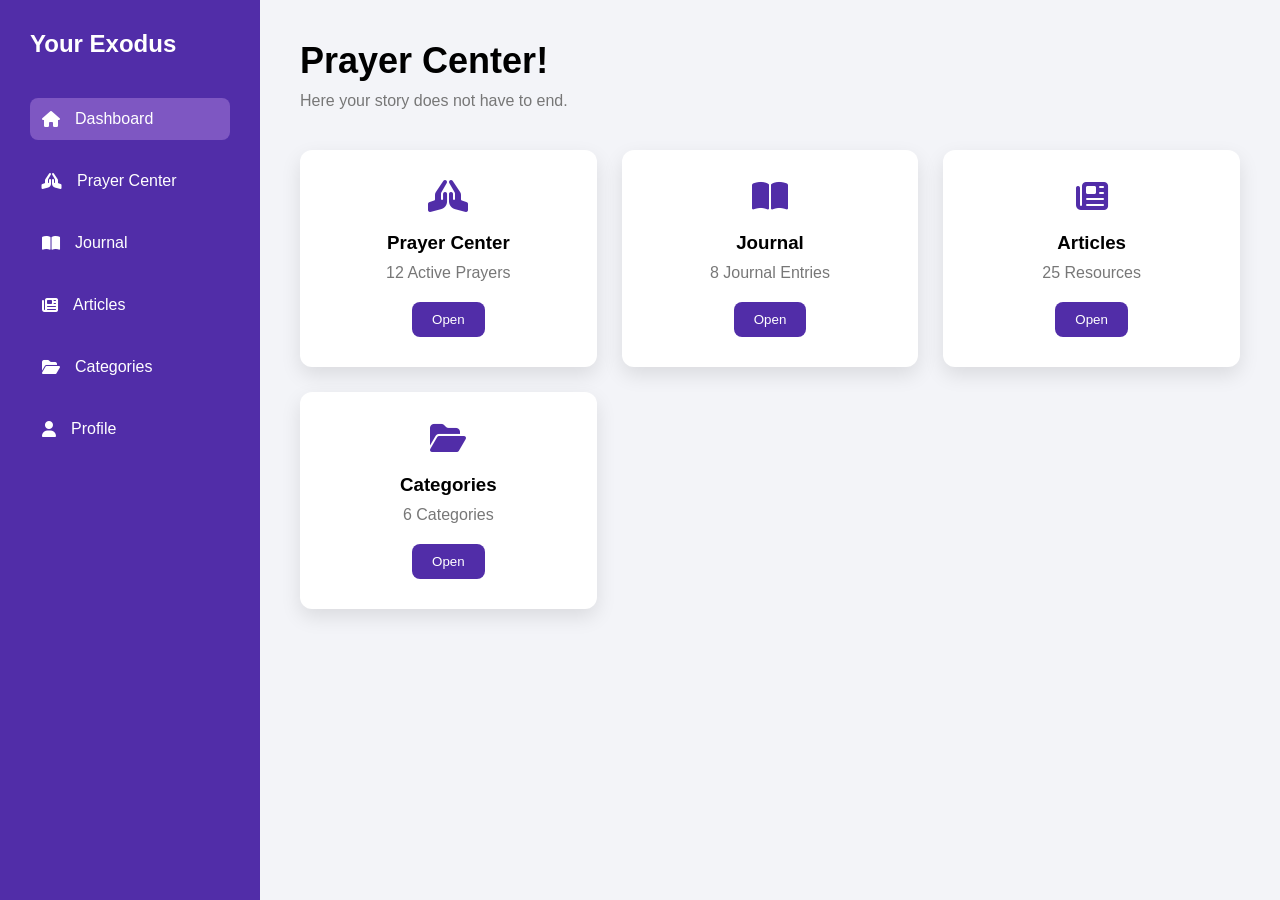
<file: prayers.html>
<!DOCTYPE html>
<html lang="en">
<head>
    <meta charset="UTF-8">
    <meta name="viewport" content="width=device-width, initial-scale=1.0">
    <title>Your Exodus Dashboard</title>

    <link rel="stylesheet" href="css/style.css">

    <!-- Font Awesome Icons -->
    <link rel="stylesheet"
    href="https://cdnjs.cloudflare.com/ajax/libs/font-awesome/6.6.0/css/all.min.css">
</head>

<body>

<div class="container">

    <!-- Sidebar -->

    <aside class="sidebar">

        <h2>Your Exodus</h2>

        <ul>

            <li class="active">
                <a href="#">
                    <i class="fas fa-house"></i>
                    Dashboard
                </a>
            </li>

            <li>
                <a href="#">
                    <i class="fas fa-hands-praying"></i>
                    Prayer Center
                </a>
            </li>

            <li>
                <a href="#">
                    <i class="fas fa-book-open"></i>
                    Journal
                </a>
            </li>

            <li>
                <a href="#">
                    <i class="fas fa-newspaper"></i>
                    Articles
                </a>
            </li>

            <li>
                <a href="#">
                    <i class="fas fa-folder-open"></i>
                    Categories
                </a>
            </li>

            <li>
                <a href="#">
                    <i class="fas fa-user"></i>
                    Profile
                </a>
            </li>

        </ul>

    </aside>

    <!-- Main Content -->

    <main class="main-content">

        <header>

            <h1>Prayer Center!</h1>

            <p>Here your story does not have to end.</p>

        </header>

        <!-- Cards -->

        <section class="cards">

            <div class="card">

                <i class="fas fa-hands-praying fa-2x"></i>

                <h3>Prayer Center</h3>

                <p>12 Active Prayers</p>

                <button>Open</button>

            </div>

            <div class="card">

                <i class="fas fa-book-open fa-2x"></i>

                <h3>Journal</h3>

                <p>8 Journal Entries</p>

                <button>Open</button>

            </div>

            <div class="card">

                <i class="fas fa-newspaper fa-2x"></i>

                <h3>Articles</h3>

                <p>25 Resources</p>

                <button>Open</button>

            </div>

            <div class="card">

                <i class="fas fa-folder-open fa-2x"></i>

                <h3>Categories</h3>

                <p>6 Categories</p>

                <button>Open</button>

            </div>

        </section>

    </main>

</div>

</body>
</html>
</file>
<file: css/style.css>
*{
    margin:0;
    padding:0;
    box-sizing:border-box;
    font-family:Arial, Helvetica, sans-serif;
}

body{
    background:#f3f4f8;
}

.container{
    display:flex;
    min-height:100vh;
}

/* Sidebar */

.sidebar{
    width:260px;
    background:#512DA8;
    color:white;
    padding:30px;
}

.sidebar h2{
    margin-bottom:40px;
}

.sidebar ul{
    list-style:none;
}

.sidebar li{
    margin:20px 0;
}

.sidebar a{
    color:white;
    text-decoration:none;
    display:flex;
    align-items:center;
    gap:15px;
    padding:12px;
    border-radius:8px;
}

.sidebar a:hover{
    background:#673AB7;
}

.active a{
    background:#7E57C2;
}

/* Main */

.main-content{
    flex:1;
    padding:40px;
}

header{
    margin-bottom:40px;
}

header h1{
    font-size:36px;
}

header p{
    color:#777;
    margin-top:10px;
}

/* Cards */

.cards{

    display:grid;

    grid-template-columns:repeat(auto-fit,minmax(250px,1fr));

    gap:25px;

}

.card{

    background:white;

    border-radius:12px;

    padding:30px;

    text-align:center;

    box-shadow:0 8px 20px rgba(0,0,0,.1);

}

.card i{

    color:#512DA8;

    margin-bottom:20px;

}

.card h3{

    margin-bottom:10px;

}

.card p{

    color:#777;

    margin-bottom:20px;

}

.card button{

    background:#512DA8;

    color:white;

    border:none;

    padding:10px 20px;

    border-radius:8px;

    cursor:pointer;

}

.card button:hover{

    background:#673AB7;

}
</file>
